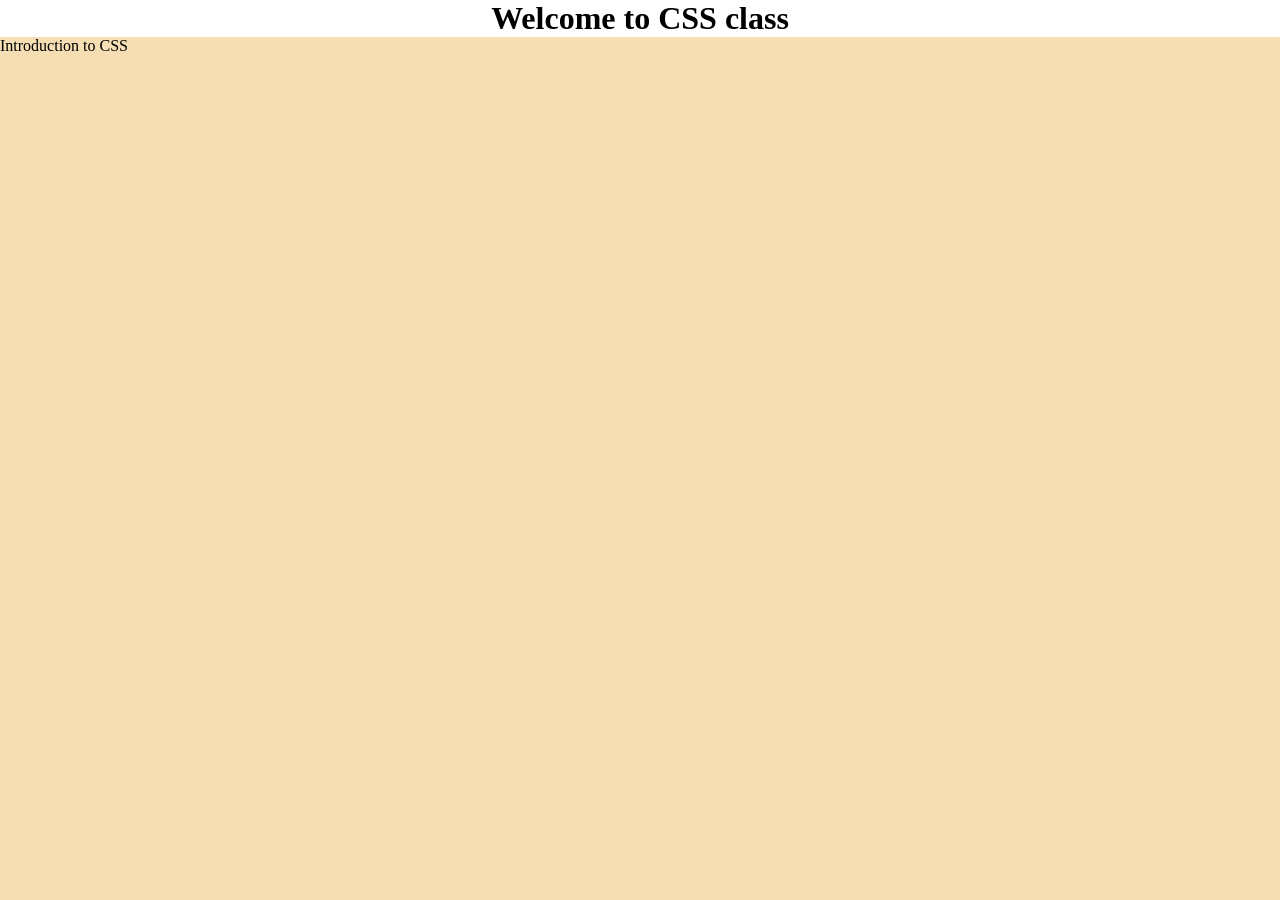
<file: CSS Syntax/index.html>
<!DOCTYPE html>
<html lang="en">
<head>
    <meta charset="UTF-8">
    <meta name="viewport" content="width=device-width, initial-scale=1.0">
    <title>Document</title>
   <link rel="stylesheet" href="style.css">
</head>
<body>
     <h1>Welcome to CSS class</h1>
     <p>Introduction to CSS</p>








    <!-- Introduction to CSS -->
    <!-- CSS - Is an abbrevaition for the wor Cascading Style Sheet -->
    <!-- It is used to modify/Design our Web Pages depending on the taste or what we want. -->
     <!-- CSS Syntax comprises of  -->
     <!-- property: value; -->
     <!-- It cannot standalone, it had to be linked with an html file for it to work -->
</body>
</html>
</file>
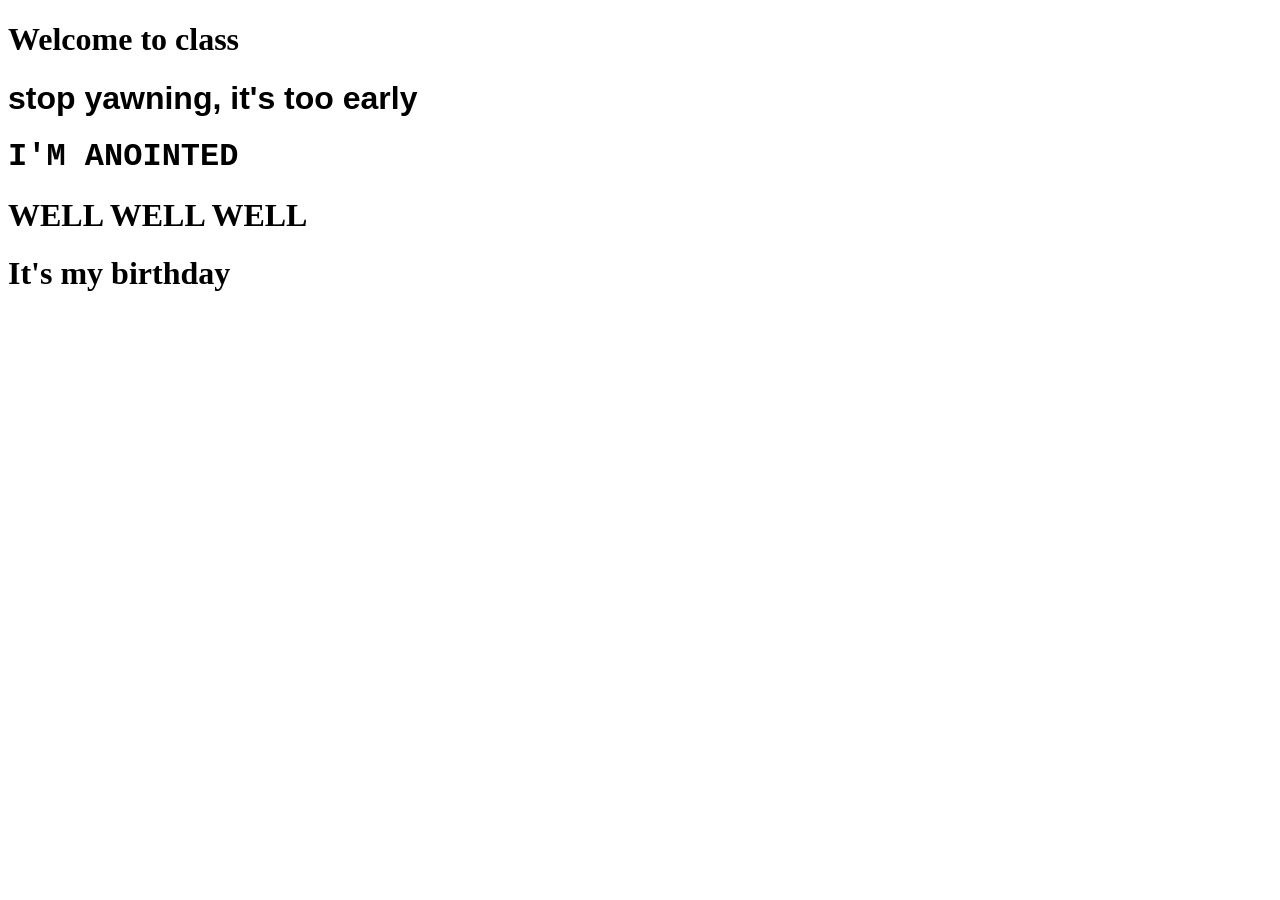
<file: CSS Test and Fonts/index.html>
<!DOCTYPE html>
<html lang="en">
<head>
    <meta charset="UTF-8">
    <meta name="viewport" content="width=device-width, initial-scale=1.0">
    <title>Document</title>
</head>
<body>
    <!-- CSS Fonts and Text Formatting
    Generic, Fonts Names
    Serif
    Sans-Serif
    Monospace
    Handwriting
    Cursive/Decorative -->


    <h1 style="font-family: 'Times New Roman', Times, serif;">Welcome to class</h1>
    <h1 style="font-family: Arial, Helvetica, sans-serif;">stop yawning, it's too early</h1>
    <h1 style="font-family: 'Courier New', Courier, monospace;">I'M ANOINTED</h1>
    <h1 style="font-family: cursive;">WELL WELL WELL</h1>
    <h1 style="font-family: fantasy;">It's my birthday</h1>
</body>
</html>
</file>
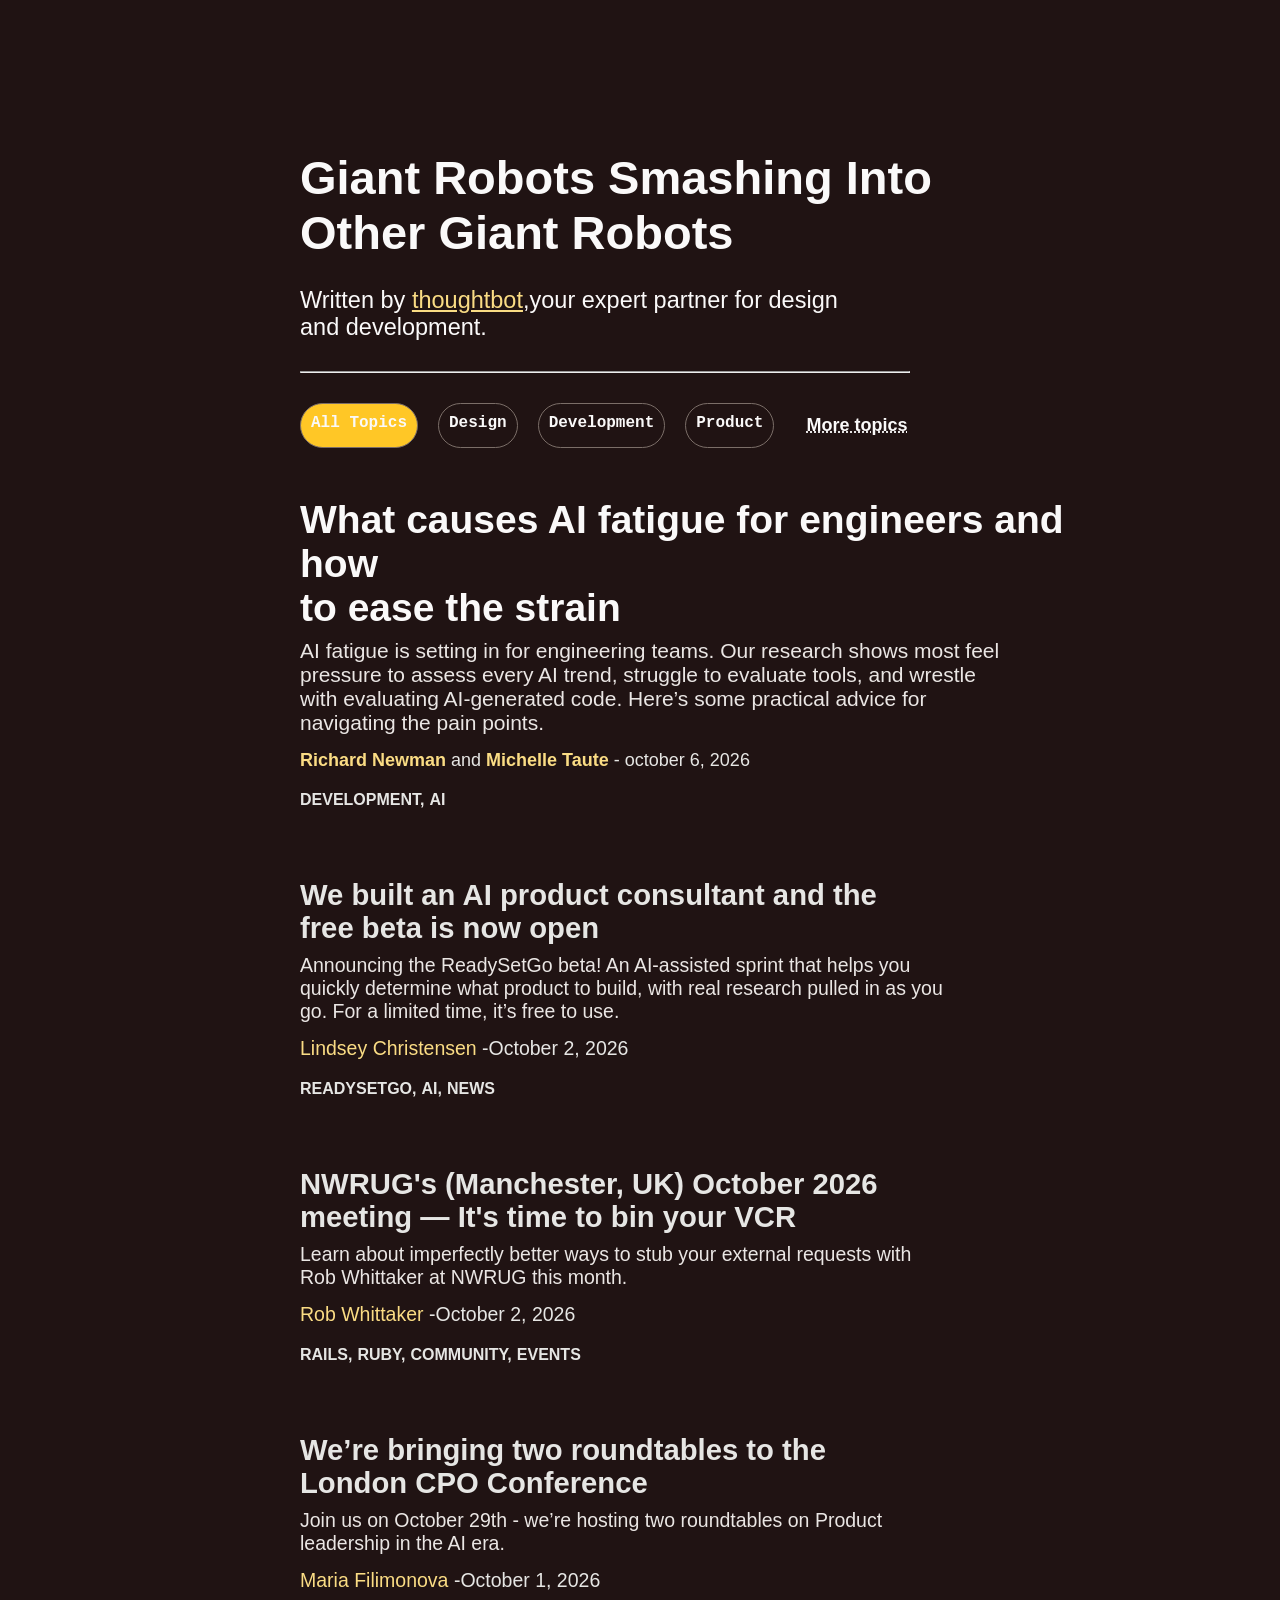
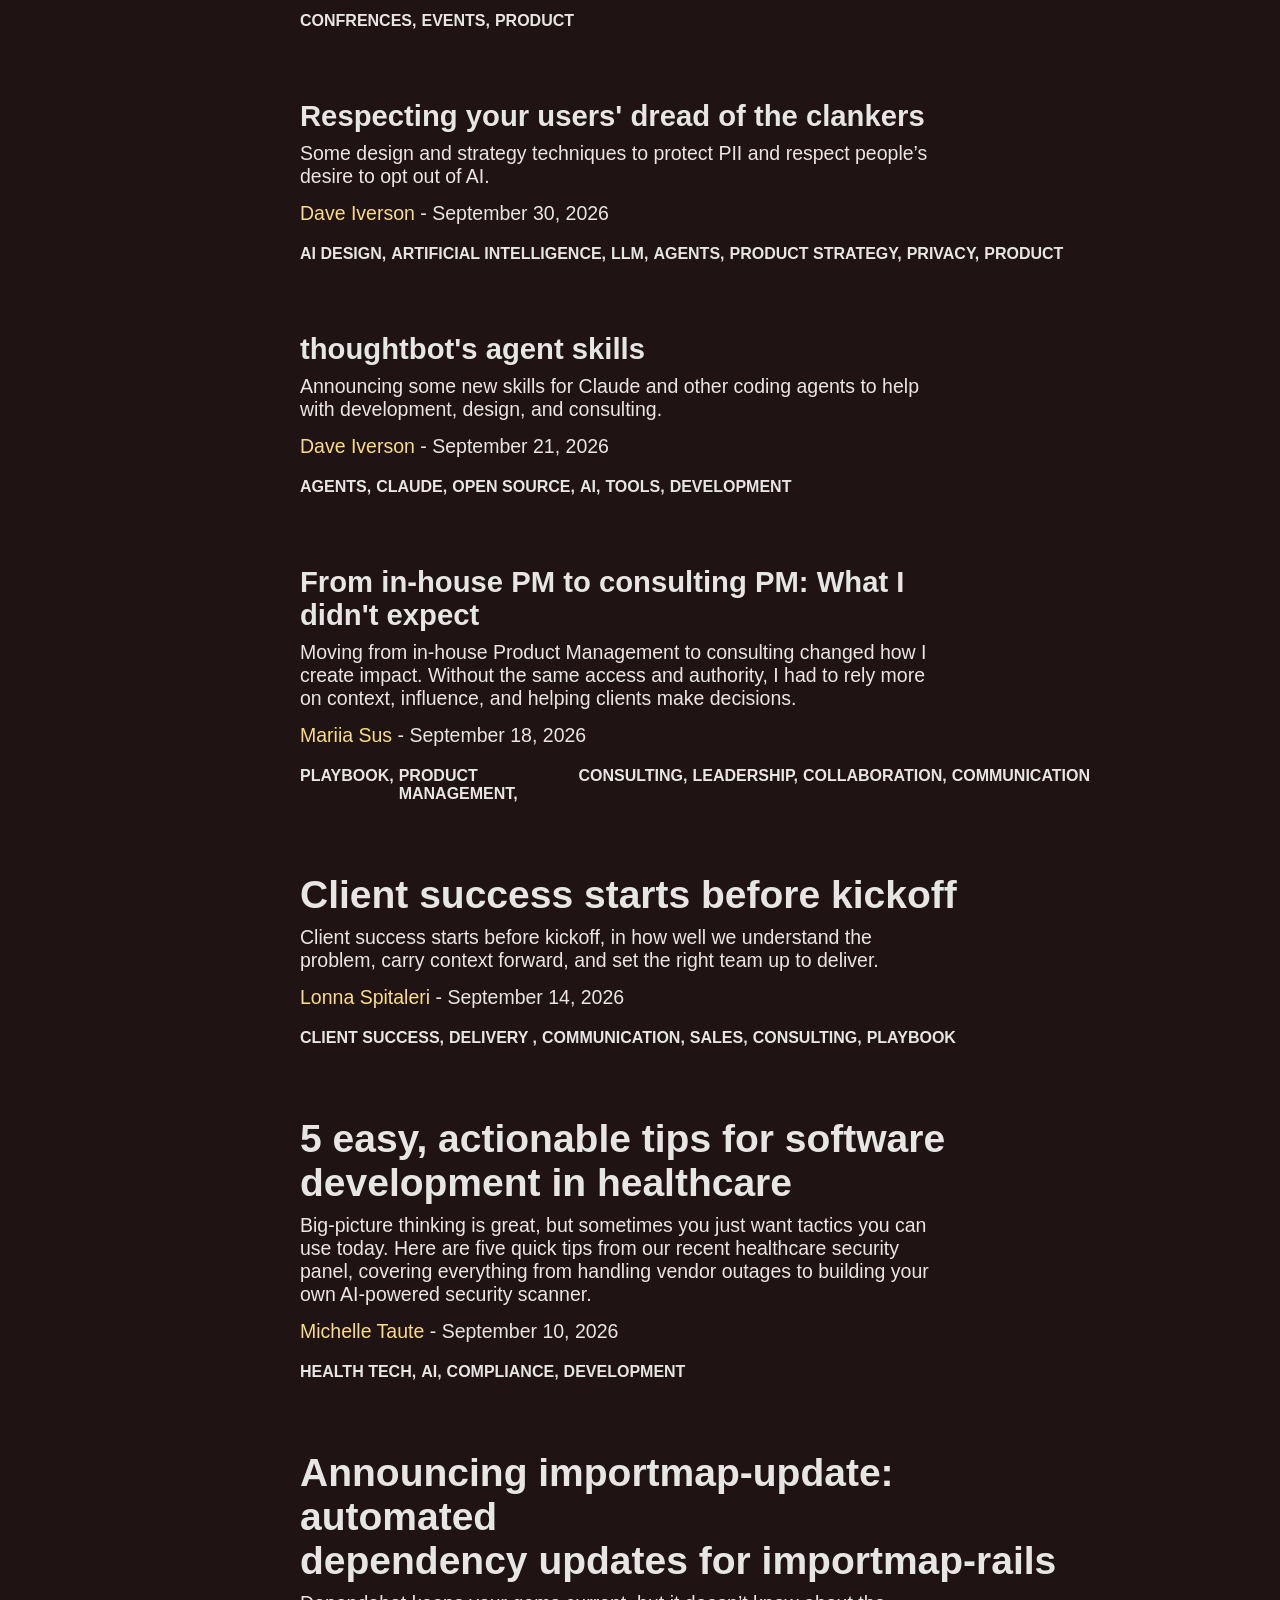
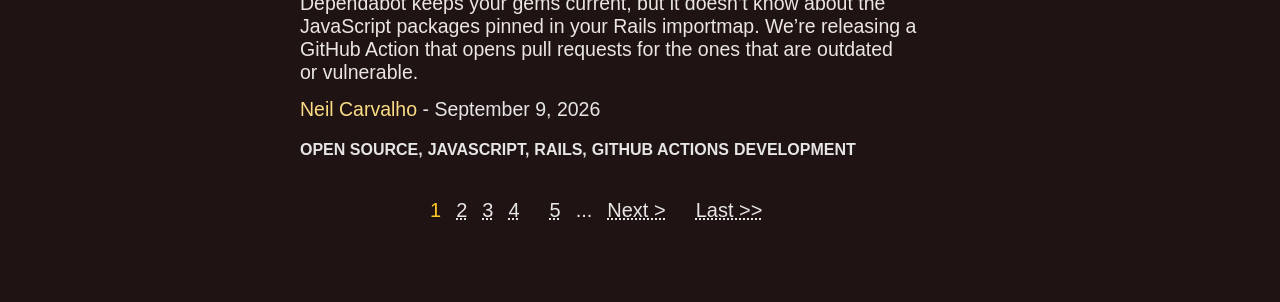
<file: CSS Text and Fonts 2/index.html>
<!DOCTYPE html>
<html lang="en">
<head>
    <meta charset="UTF-8">
    <meta name="viewport" content="width=device-width, initial-scale=1.0">
    <title>Thoughtbot</title>
    <link rel="stylesheet" href="style.css">
</head>
<body>
    <div class="header">
      <h1>Giant Robots Smashing Into<br>Other Giant Robots</h1> <br>
      <p>Written by <a href="" style="color: #FADC84;">thoughtbot</a>,your expert partner for    design<br>and development.</p>
      <hr style="color: #4e413e; margin-top: 30px; width: 610px;">
    </div> 

    <div class="list">
     <ul style="margin-top: 30px;">
        <li class="peculiar"><a href="#">All Topics</a></li>
        <li><a href="#">Design</a></li>
        <li><a href="#">Development</a></li>
        <li><a href="#">Product</a></li>
        <li style="border: 2px solid transparent;"><a style="text-decoration: underline dotted; font-family: sans-serif;" href="#">More topics</a></li>
     </ul>
    </div>
    
    <div class="body1">
        <h1>What causes AI fatigue for engineers and how <br>to ease the strain</h1>
    </div>

    <p class="one">AI fatigue is setting in for engineering teams. Our research shows most feel <br>pressure to assess every AI trend, struggle to evaluate tools, and wrestle <br>with evaluating AI-generated code. Here’s some practical advice for  <br>navigating the pain points.</p>

    <div class="body2">
        <span><a href="#">Richard Newman</a> and <a href="#">Michelle Taute</a> - october 6, 2026</span>
        <ul>
            <li>DEVELOPMENT,</li>
            <li>AI</li>
        </ul>
    </div>

    <section class="first">
        <h1>We built an AI product consultant and the <br>free beta is now open</h1>
        <p>Announcing the ReadySetGo beta! An AI-assisted sprint that helps you <br>quickly determine what product to build, with real research pulled in as you <br>go. For a limited time, it’s free to use.</p>
        <span><a href="">Lindsey Christensen</a> -October 2, 2026</span>
          <ul>
            <li>READYSETGO,</li>
            <li>AI,</li>
            <li>NEWS</li>
        </ul>
    </section>


     <section class="second">
        <h1>NWRUG's (Manchester, UK) October 2026 <br>meeting — It's time to bin your VCR</h1>
        <p>Learn about imperfectly better ways to stub your external requests with <br>Rob Whittaker at NWRUG this month.</p>
        <span><a href="">Rob Whittaker </a> -October 2, 2026</span>
          <ul>
            <li>RAILS,</li>
            <li>RUBY,</li>
            <li>COMMUNITY,</li>
            <li>EVENTS</li>
        </ul>
    </section>


    <section class="third">
        <h1>We’re bringing two roundtables to the <br>London CPO Conference</h1>
        <p>Join us on October 29th - we’re hosting two roundtables on Product <br>leadership in the AI era.</p>
        <span><a href="">Maria Filimonova  </a> -October 1, 2026</span>
          <ul>
            <li>CONFRENCES,</li>
            <li>EVENTS,</li>
            <li>PRODUCT</li>
        </ul>
    </section>


    <section class="four">
        <h1>Respecting your users' dread of the clankers</h1>
        <p>Some design and strategy techniques to protect PII and respect people’s <br>desire to opt out of AI.</p>
        <span><a href="">Dave Iverson </a> - September 30, 2026</span>
          <ul>
            <li>AI DESIGN,</li>
            <li>ARTIFICIAL INTELLIGENCE,</li>
            <li>LLM,</li>
            <li>AGENTS,</li>
            <li>PRODUCT STRATEGY,</li>
            <li>PRIVACY,</li>
            <li>PRODUCT</li>
        </ul>
    </section>


    <section class="fifth">
        <h1>thoughtbot's agent skills</h1>
        <p>Announcing some new skills for Claude and other coding agents to help <br>with development, design, and consulting.</p>
        <span><a href="">Dave Iverson</a> - September 21, 2026</span>
          <ul>
            <li>AGENTS,</li>
            <li>CLAUDE,</li>
            <li>OPEN SOURCE,</li>
            <li>AI,</li>
            <li>TOOLS,</li>
            <li>DEVELOPMENT</li>
        </ul>
    </section>


      <section class="sixth">
        <h1>From in-house PM to consulting PM: What I <br>didn't expect</h1>
        <p>Moving from in-house Product Management to consulting changed how I <br>create impact. Without the same access and authority, I had to rely more <br>on context, influence, and helping clients make decisions.</p>
        <span><a href="">Mariia Sus</a> - September 18, 2026</span>
          <ul>
            <li>PLAYBOOK,</li>
            <li>PRODUCT MANAGEMENT,</li>
            <li>CONSULTING,</li>
            <li>LEADERSHIP,</li>
            <li>COLLABORATION,</li>
            <li>COMMUNICATION</li>
        </ul>
    </section>


     <div class="body3">
        <h1>Client success starts before kickoff</h1>
        <p>Client success starts before kickoff, in how well we understand the <br>problem, carry context forward, and set the right team up to deliver.</p>
        <span><a href="">Lonna Spitaleri </a> - September 14, 2026</span>
          <ul>
            <li>CLIENT SUCCESS,</li>
            <li>DELIVERY ,</li>
            <li>COMMUNICATION,</li>
            <li>SALES,</li>
            <li>CONSULTING,</li>
            <li>PLAYBOOK</li>
        </ul>
    </div>


    <div class="body4">
        <h1>5 easy, actionable tips for software <br>development in healthcare</h1>
        <p>Big-picture thinking is great, but sometimes you just want tactics you can <br>use today. Here are five quick tips from our recent healthcare security <br>panel, covering everything from handling vendor outages to building your <br>own AI-powered security scanner.</p>
        <span><a href="">Michelle Taute</a> - September 10, 2026</span>
          <ul>
            <li>HEALTH TECH,</li>
            <li>AI,</li>
            <li>COMPLIANCE,</li>
            <li>DEVELOPMENT</li>
        </ul>
    </div>

    <div class="body5">
        <h1>Announcing importmap-update: automated <br>dependency updates for importmap-rails</h1>
        <p>Dependabot keeps your gems current, but it doesn’t know about the <br>JavaScript packages pinned in your Rails importmap. We’re releasing a <br>GitHub Action that opens pull requests for the ones that are outdated <br>or vulnerable.</p>
        <span><a href="">Neil Carvalho</a> - September 9, 2026</span>
          <ul>
            <li>OPEN SOURCE,</li>
            <li>JAVASCRIPT,</li>
            <li>RAILS,</li>
            <li>GITHUB ACTIONS</li>
            <li>DEVELOPMENT</li>
        </ul>
    </div>

 
    <div class="body6">
        <span><a  style=" text-decoration: none; color: #FFC726;">1</a></span>
        <span><a href="">2</a></span>
        <span><a href="">3</a></span>
        <span><a href="">4</span>
        <span><a href="">5</span>
        <span><a  style="text-decoration: none;">...</a></span>
        <span><a href="">Next ></span>
        <span><a href="">Last >></span>
    </div>
    
</body>
</html>
</file>
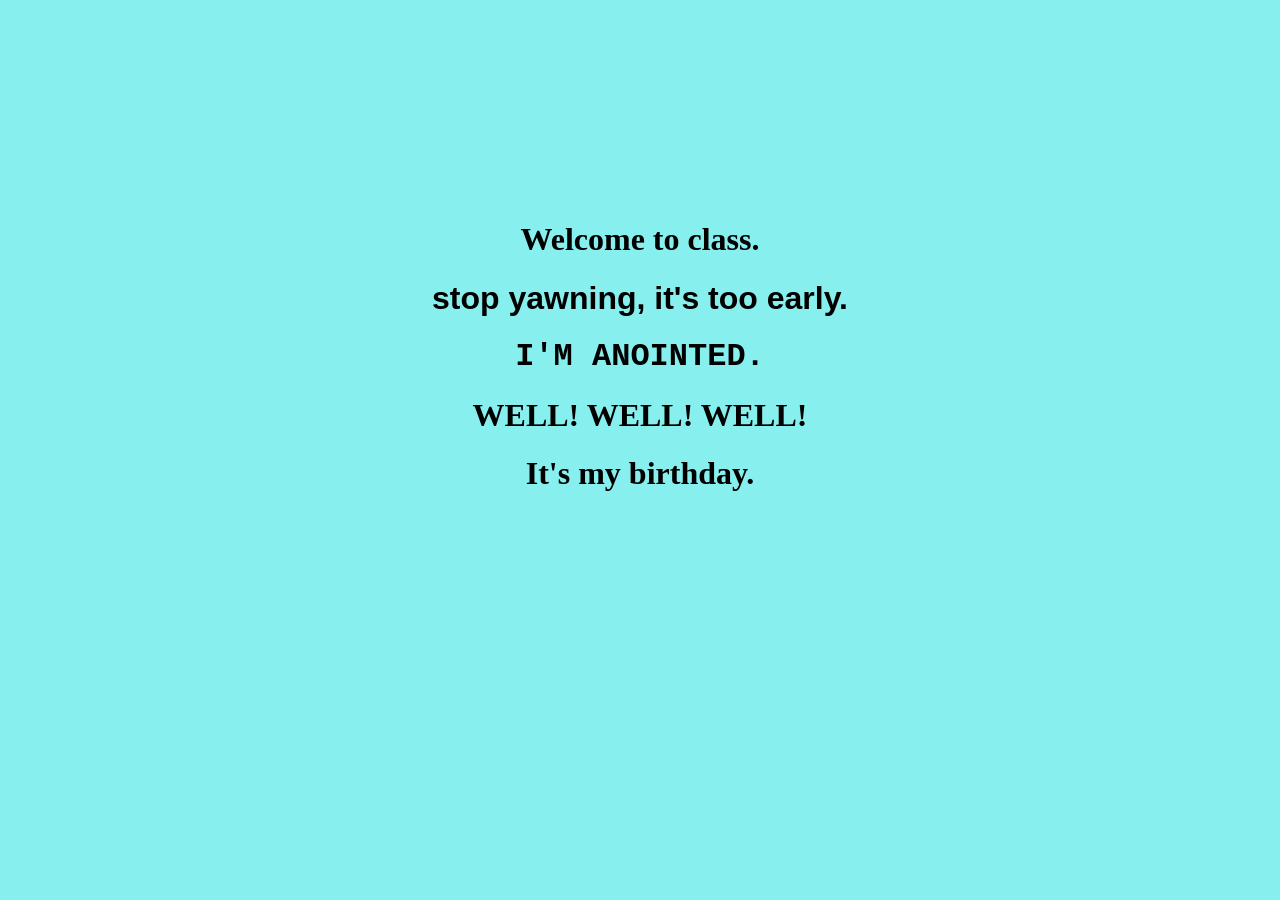
<file: CSS Test and Fonts/Assignment.html>
<!DOCTYPE html>
<html lang="en">
<head>
    <meta charset="UTF-8">
    <meta name="viewport" content="width=device-width, initial-scale=1.0">
    <title>Document</title>
<style>
    body {
        text-align: center;
        margin: 180px;
        padding: 20px;
    }
</style>

</head>
<body style="background-color: rgb(136, 239, 239);">

    <h1 style="font-family: 'Times New Roman', Times, serif;">Welcome to class.</h1>
    <h1 style="font-family: Arial, Helvetica, sans-serif;">stop yawning, it's too early.</h1>
    <h1 style="font-family: 'Courier New', Courier, monospace;">I'M ANOINTED.</h1>
    <h1 style="font-family: cursive;">WELL! WELL! WELL!</h1>
    <h1 style="font-family: fantasy;">It's my birthday.</h1>
</body>
</html>
</file>
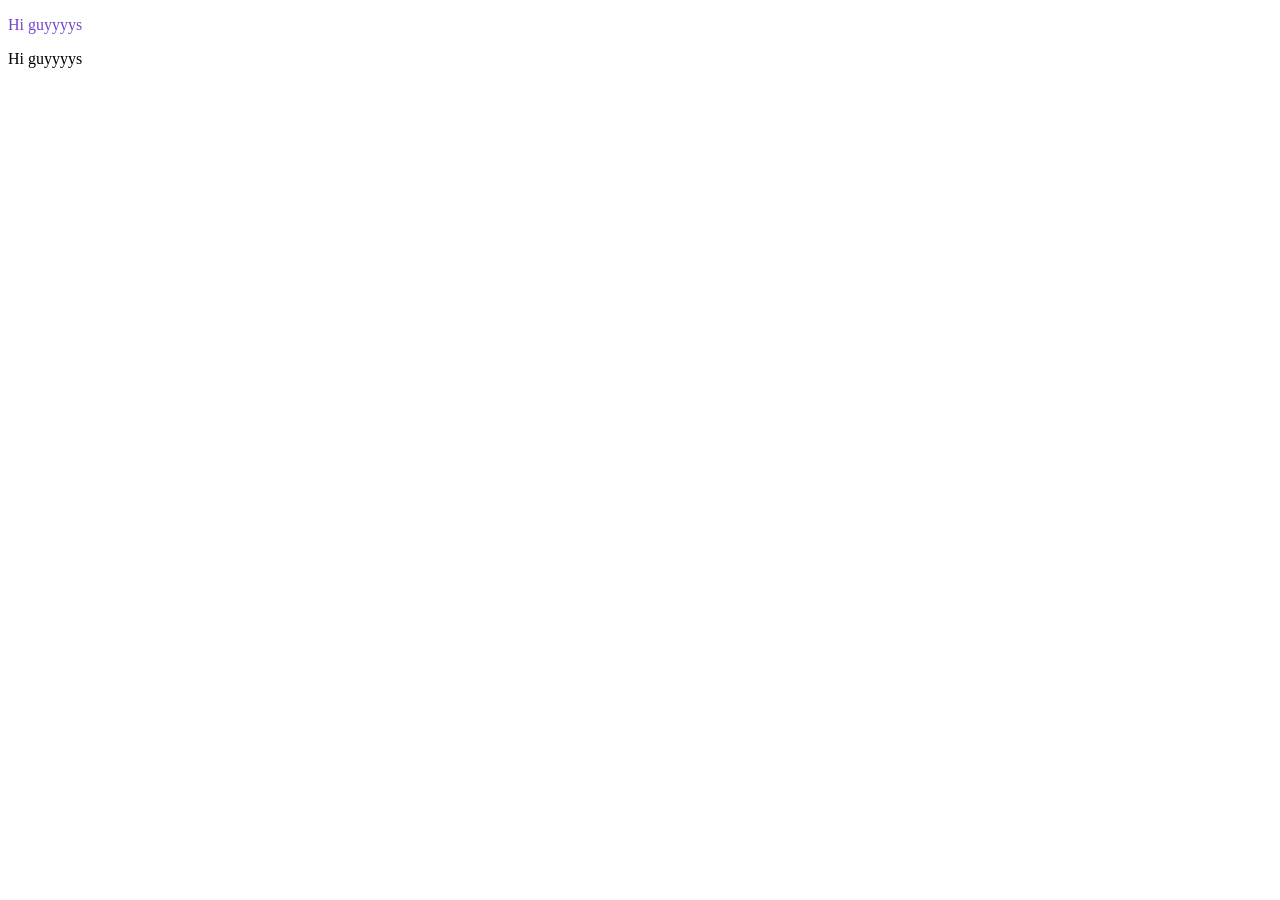
<file: CSS Text and Fonts 2/class.html>
<!DOCTYPE html>
<html lang="en">
<head>
    <meta charset="UTF-8">
    <meta name="viewport" content="width=device-width, initial-scale=1.0">
    <title>Document</title>
</head>
<body>
    <p style="color: rgb(100, 50, 200, 0.9);">Hi guyyyys</p>
    <p style="color: 30,200,150,0.9;">Hi guyyyys</p>

</body>
</html>
</file>
<file: CSS Syntax/style.css>
* {
    padding: 0px;
    margin: 0px;
    box-sizing: border-box;
}


        h1 {
            color: black;
            background-color: white;
            text-align: center;
        }

        body {
            background-color: wheat;
        }
</file>
<file: CSS Text and Fonts 2/style.css>
* {
    margin: 0px;
    padding: 0px;
    box-sizing: border-box;
}

body {
    background-color: #201313;
    padding-left: 300px;
    padding-right: 190px;
}
.header {
    margin-top: 150px;
    text-align: left;
    color: #FAF9F9;
    font-family: Arial, Helvetica, sans-serif;
    font-weight: 700px;
    font-size: 23.5px;
}
.list {

    ul {
        display: flex;
        gap: 20px;
        li {
            list-style-type: none;
            border: 1px solid #7b6e68;
            border-radius: 50px;
            padding: 10px;
            font-family: monospace;
            font-size: large;
            font-weight: bold;
            a {
                color: #FAF9F9;
                text-decoration: none;
            }
        }
    }
}

.peculiar {
    background-color: #FFC726;
}


.body1{
    margin-top: 50px;
    color: #FAF9F9;
    font-family: Arial, Helvetica, sans-serif;
    font-weight: 700px;
    font-size: 19.5px;
}

.one {
    color:#EAE6E4;
    margin-top: 9px;
    font-weight: 400px;
    font-family: Arial, Helvetica, sans-serif;
    font-size: 21px;
}

.body2 {
    margin-top: 15px;
    color: #E6E6E4;
    font-family: Arial, Helvetica, sans-serif;
    font-size: 18px;

    a {
        color: #FADC84;
        text-decoration: none;
        font-weight: 700;
        font-family: Arial, Helvetica, sans-serif;
        font-size: 18px;
    }
    ul {
        margin-top: 20px;
        display: flex;
        text-decoration: none;
        list-style: none;
        gap: 5px;
        margin-bottom: 20px;
        font-weight: 700px;
        font-size: 16px;
        font-weight: bold;
    }
}

.first {
color: #E6E6E4;
margin-top: 70px;
font-family: Arial, Helvetica, sans-serif;
font-weight: 700px;
font-size: 19.5px;

p {
    margin-top: 9px;
    color: #EAE6E4;
    margin-bottom: 14px;
}

span {
    color:#E6E6E4;
    a{
        text-decoration: none;
        color: #FADC84;
    }
}
ul {
    margin-top: 20px;
    display: flex;
    text-decoration: none;
    list-style: none;
    gap: 5px;
    margin-bottom: 20px;
    font-weight: 700px;
    font-size: 16px;
    font-weight: bold;
}
}


.second {
color: #E6E6E4;
margin-top: 70px;
font-family: Arial, Helvetica, sans-serif;
font-weight: 700px;
font-size: 19.5px;

p {
    margin-top: 9px;
    color: #EAE6E4;
    margin-bottom: 14px;
}

span {
    color:#E6E6E4;
    a{
        text-decoration: none;
        color: #FADC84;
    }
}
ul {
    margin-top: 20px;
    display: flex;
    text-decoration: none;
    list-style: none;
    gap: 5px;
    margin-bottom: 20px;
    font-weight: 700px;
    font-size: 16px;
    font-weight: bold;
}
}


.third {
color: #E6E6E4;
margin-top: 70px;
font-family: Arial, Helvetica, sans-serif;
font-weight: 700px;
font-size: 19.5px;

p {
    margin-top: 9px;
    color: #EAE6E4;
    margin-bottom: 14px;
}

span {
    color:#E6E6E4;
    a{
        text-decoration: none;
        color: #FADC84;
    }
}
ul {
    margin-top: 20px;
    display: flex;
    text-decoration: none;
    list-style: none;
    gap: 5px;
    margin-bottom: 20px;
    font-weight: 700px;
    font-size: 16px;
    font-weight: bold;
}
}

.four {
color: #E6E6E4;
margin-top: 70px;
font-family: Arial, Helvetica, sans-serif;
font-weight: 700px;
font-size: 19.5px;

p {
    margin-top: 9px;
    color: #EAE6E4;
    margin-bottom: 14px;
}

span {
    color:#E6E6E4;
    a{
        text-decoration: none;
        color: #FADC84;
    }
}
ul {
    margin-top: 20px;
    display: flex;
    text-decoration: none;
    list-style: none;
    gap: 5px;
    margin-bottom: 20px;
    font-weight: 700px;
    font-size: 16px;
    font-weight: bold;

}
}

.fifth {
color: #E6E6E4;
margin-top: 70px;
font-family: Arial, Helvetica, sans-serif;
font-weight: 700px;
font-size: 19.5px;

p {
    margin-top: 9px;
    color: #EAE6E4;
    margin-bottom: 14px;
}

span {
    color:#E6E6E4;
    a{
        text-decoration: none;
        color: #FADC84;
    }
}
ul {
    margin-top: 20px;
    display: flex;
    text-decoration: none;
    list-style: none;
    gap: 5px;
    margin-bottom: 20px;
    font-weight: 700px;
    font-size: 16px;
    font-weight: bold;

}
}

.sixth {
color: #E6E6E4;
margin-top: 70px;
font-family: Arial, Helvetica, sans-serif;
font-weight: 700px;
font-size: 19.5px;

p {
    margin-top: 9px;
    color: #EAE6E4;
    margin-bottom: 14px;
}

span {
    color:#E6E6E4;
    a{
        text-decoration: none;
        color: #FADC84;
    }
}
ul {
    margin-top: 20px;
    display: flex;
    text-decoration: none;
    list-style: none;
    gap: 5px;
    margin-bottom: 20px;
    font-weight: 700px;
    font-size: 16px;
    font-weight: bold;

}
}

.body3 {
color: #E6E6E4;
margin-top: 70px;
font-family: Arial, Helvetica, sans-serif;
font-weight: 700px;
font-size: 19.5px;

p {
    margin-top: 9px;
    color: #EAE6E4;
    margin-bottom: 14px;
}

span {
    color:#E6E6E4;
    a{
        text-decoration: none;
        color: #FADC84;
    }
}
ul {
    margin-top: 20px;
    display: flex;
    text-decoration: none;
    list-style: none;
    gap: 5px;
    margin-bottom: 20px;
    font-weight: 700px;
    font-size: 16px;
    font-weight: bold;

}
}

.body4{
color: #E6E6E4;
margin-top: 70px;
font-family: Arial, Helvetica, sans-serif;
font-weight: 700px;
font-size: 19.5px;

p {
    margin-top: 9px;
    color: #EAE6E4;
    margin-bottom: 14px;
}

span {
    color:#E6E6E4;
    a{
        text-decoration: none;
        color: #FADC84;
    }
}
ul {
    margin-top: 20px;
    display: flex;
    text-decoration: none;
    list-style: none;
    gap: 5px;
    margin-bottom: 20px;
    font-weight: 700px;
    font-size: 16px;
    font-weight: bold;

}
}


.body5{
color: #E6E6E4;
margin-top: 70px;
font-family: Arial, Helvetica, sans-serif;
font-weight: 700px;
font-size: 19.5px;

p {
    margin-top: 9px;
    color: #EAE6E4;
    margin-bottom: 14px;
}

span {
    color:#E6E6E4;
    a{
        text-decoration: none;
        color: #FADC84;
    }
}
ul {
    margin-top: 20px;
    display: flex;
    text-decoration: none;
    list-style: none;
    gap: 5px;
    margin-bottom: 20px;
    font-weight: 700px;
    font-size: 16px;
    font-weight: bold;

}
}

.body6 {
    margin-top: 40px;
    display: flex;
    list-style: none;
    gap: 15px;
    margin-bottom: 20px;
    font-weight: 700px;
    font-size: 20px;
    margin-left: 130px;
    color:#E6E6E4;
    margin-bottom: 80px;
     a{
        text-decoration: underline dotted;
        color: #E6E6E4;
        font-family: Arial, Helvetica, sans-serif;
    }
}
</file>
